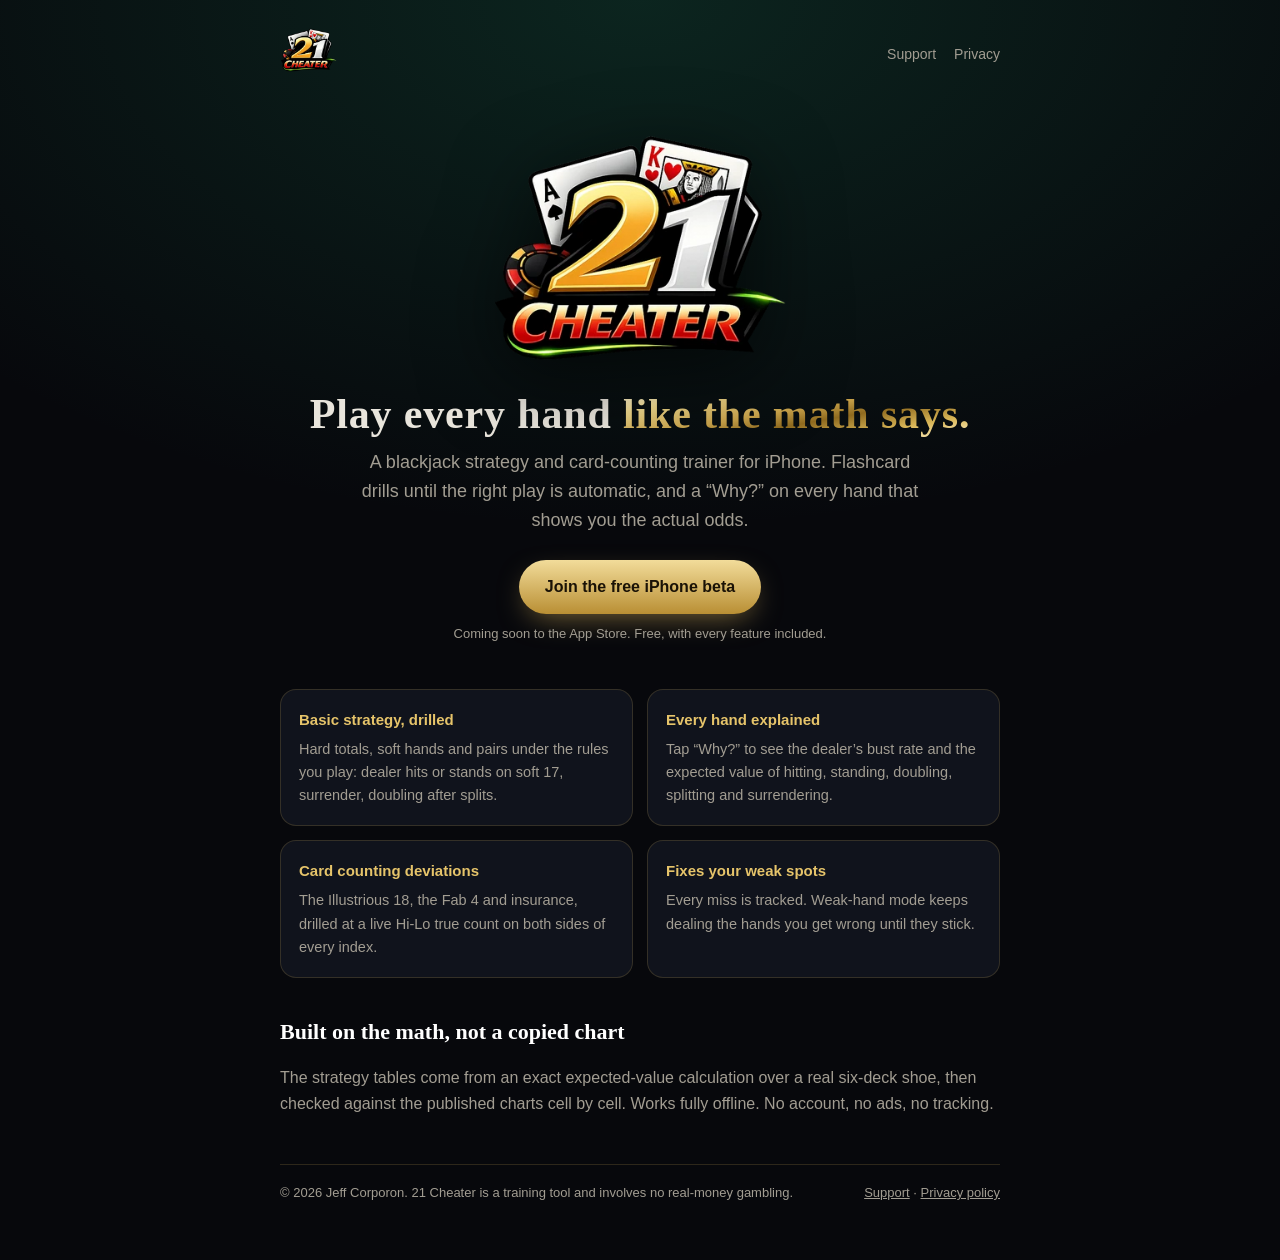
<file: index.html>
<!doctype html>
<html lang="en">
<head>
<meta charset="utf-8">
<meta name="viewport" content="width=device-width, initial-scale=1">
<title>21 Cheater — Blackjack strategy & card counting trainer</title>
<meta name="description" content="21 Cheater drills blackjack basic strategy and Hi-Lo card counting with flashcards, and explains every hand with the real math.">
<meta property="og:title" content="21 Cheater — Blackjack strategy trainer">
<meta property="og:description" content="Drill basic strategy and card-counting deviations. Every hand explained with real odds.">
<meta property="og:image" content="https://21cheater.com/logo.webp">
<link rel="icon" href="favicon.png">
<link rel="stylesheet" href="style.css">
</head>
<body>
<div class="wrap">
  <header class="top">
    <a href="/"><img src="logo.webp" alt="21 Cheater"></a>
    <nav><a href="support.html">Support</a><a href="privacy.html">Privacy</a></nav>
  </header>

  <section class="hero">
    <img src="logo.webp" alt="21 Cheater logo">
    <h1>Play every hand <span class="g">like the math says.</span></h1>
    <p class="lead">A blackjack strategy and card-counting trainer for iPhone. Flashcard drills until the right play is automatic, and a “Why?” on every hand that shows you the actual odds.</p>
    <a class="cta" href="https://testflight.apple.com/join/gJ2Scrsj">Join the free iPhone beta</a>
    <span class="note">Coming soon to the App Store. Free, with every feature included.</span>
  </section>

  <div class="grid">
    <div class="card"><b>Basic strategy, drilled</b><p>Hard totals, soft hands and pairs under the rules you play: dealer hits or stands on soft 17, surrender, doubling after splits.</p></div>
    <div class="card"><b>Every hand explained</b><p>Tap “Why?” to see the dealer’s bust rate and the expected value of hitting, standing, doubling, splitting and surrendering.</p></div>
    <div class="card"><b>Card counting deviations</b><p>The Illustrious 18, the Fab 4 and insurance, drilled at a live Hi-Lo true count on both sides of every index.</p></div>
    <div class="card"><b>Fixes your weak spots</b><p>Every miss is tracked. Weak-hand mode keeps dealing the hands you get wrong until they stick.</p></div>
  </div>

  <h2>Built on the math, not a copied chart</h2>
  <p style="color:var(--mid)">The strategy tables come from an exact expected-value calculation over a real six-deck shoe, then checked against the published charts cell by cell. Works fully offline. No account, no ads, no tracking.</p>

  <footer>
    <span>© 2026 Jeff Corporon. 21 Cheater is a training tool and involves no real-money gambling.</span>
    <span><a href="support.html">Support</a> · <a href="privacy.html">Privacy policy</a></span>
  </footer>
</div>
</body>
</html>
</file>
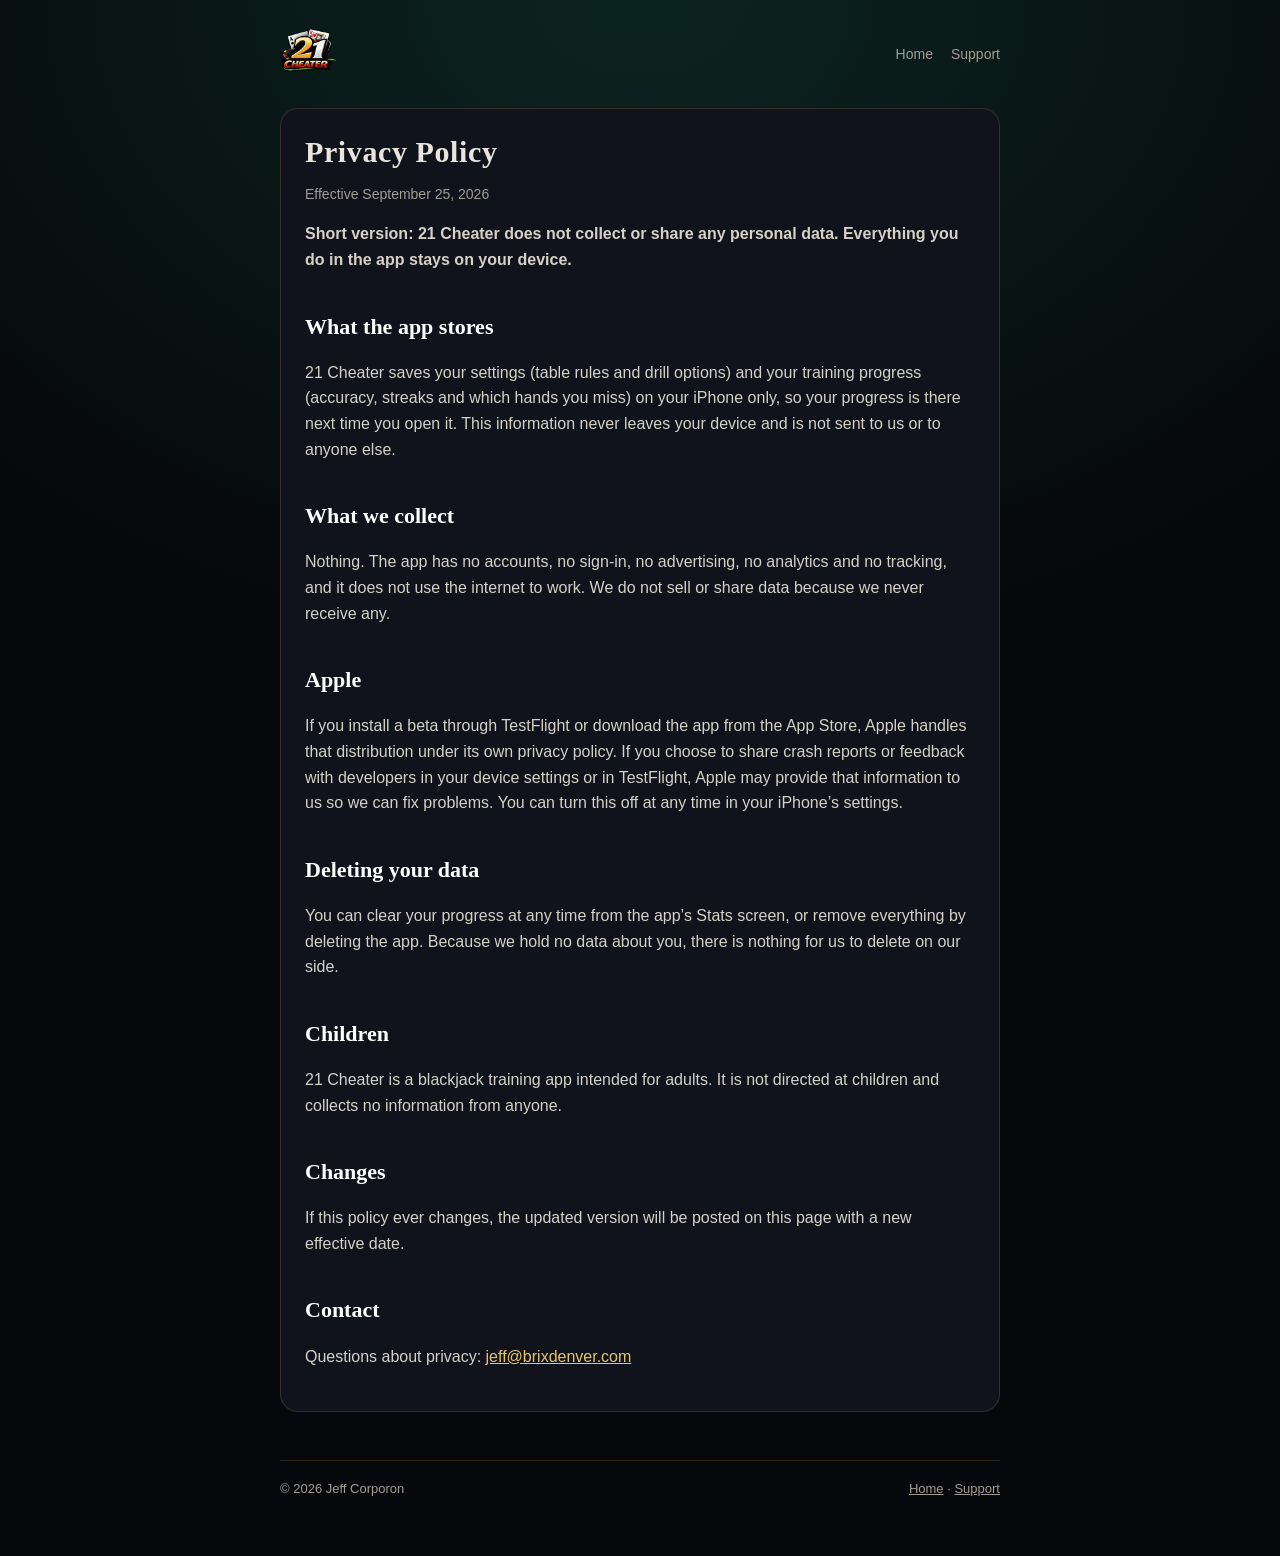
<file: privacy.html>
<!doctype html>
<html lang="en">
<head>
<meta charset="utf-8">
<meta name="viewport" content="width=device-width, initial-scale=1">
<title>Privacy Policy — 21 Cheater</title>
<link rel="icon" href="favicon.png">
<link rel="stylesheet" href="style.css">
</head>
<body>
<div class="wrap">
  <header class="top">
    <a href="/"><img src="logo.webp" alt="21 Cheater"></a>
    <nav><a href="/">Home</a><a href="support.html">Support</a></nav>
  </header>
  <article class="doc">
    <h1>Privacy Policy</h1>
    <p class="muted">Effective September 25, 2026</p>

    <p><strong>Short version: 21 Cheater does not collect or share any personal data. Everything you do in the app stays on your device.</strong></p>

    <h2>What the app stores</h2>
    <p>21 Cheater saves your settings (table rules and drill options) and your training progress (accuracy, streaks and which hands you miss) on your iPhone only, so your progress is there next time you open it. This information never leaves your device and is not sent to us or to anyone else.</p>

    <h2>What we collect</h2>
    <p>Nothing. The app has no accounts, no sign-in, no advertising, no analytics and no tracking, and it does not use the internet to work. We do not sell or share data because we never receive any.</p>

    <h2>Apple</h2>
    <p>If you install a beta through TestFlight or download the app from the App Store, Apple handles that distribution under its own privacy policy. If you choose to share crash reports or feedback with developers in your device settings or in TestFlight, Apple may provide that information to us so we can fix problems. You can turn this off at any time in your iPhone’s settings.</p>

    <h2>Deleting your data</h2>
    <p>You can clear your progress at any time from the app’s Stats screen, or remove everything by deleting the app. Because we hold no data about you, there is nothing for us to delete on our side.</p>

    <h2>Children</h2>
    <p>21 Cheater is a blackjack training app intended for adults. It is not directed at children and collects no information from anyone.</p>

    <h2>Changes</h2>
    <p>If this policy ever changes, the updated version will be posted on this page with a new effective date.</p>

    <h2>Contact</h2>
    <p>Questions about privacy: <a href="mailto:jeff@brixdenver.com">jeff@brixdenver.com</a></p>
  </article>
  <footer>
    <span>© 2026 Jeff Corporon</span>
    <span><a href="/">Home</a> · <a href="support.html">Support</a></span>
  </footer>
</div>
</body>
</html>
</file>
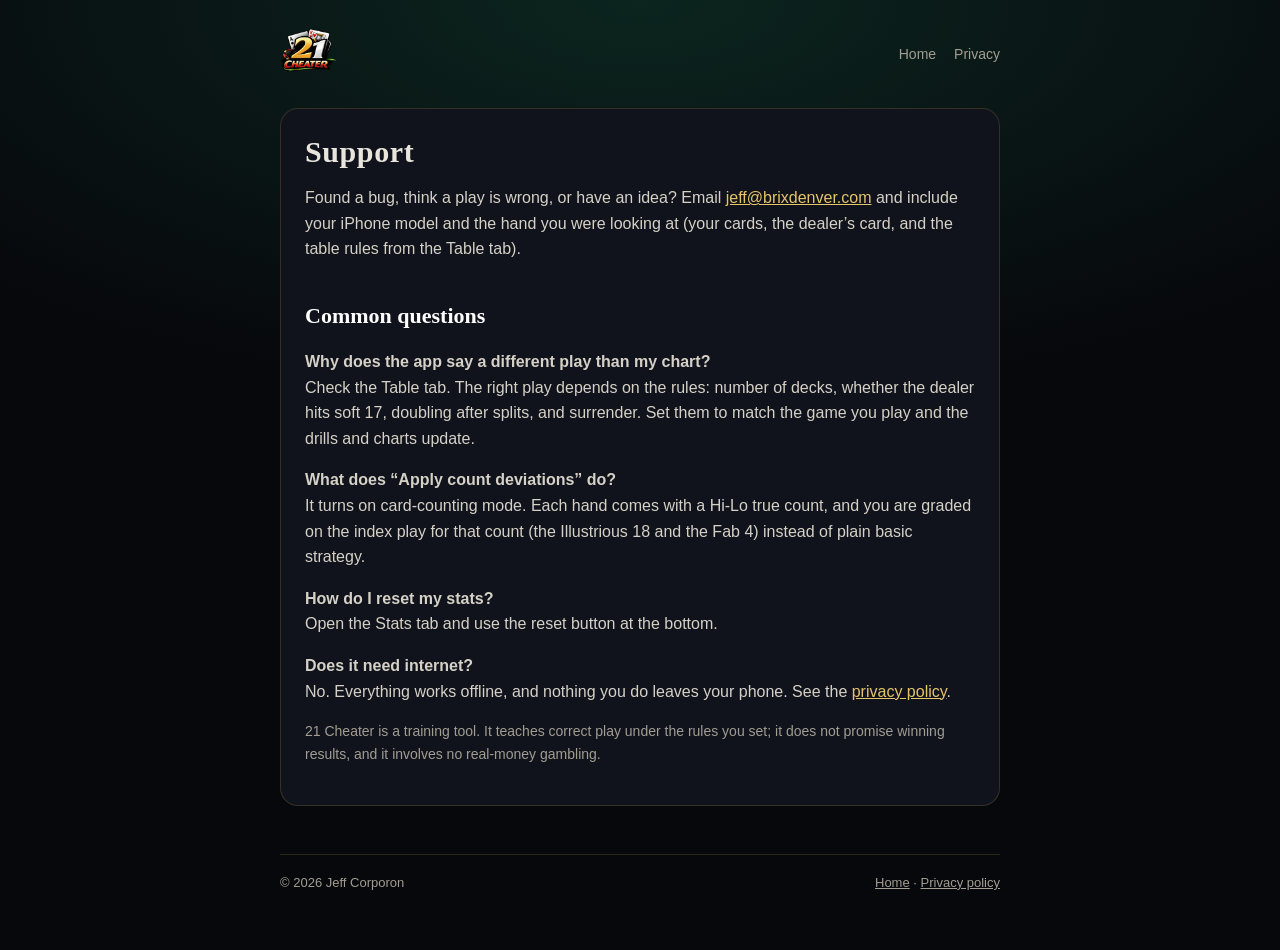
<file: support.html>
<!doctype html>
<html lang="en">
<head>
<meta charset="utf-8">
<meta name="viewport" content="width=device-width, initial-scale=1">
<title>Support — 21 Cheater</title>
<link rel="icon" href="favicon.png">
<link rel="stylesheet" href="style.css">
</head>
<body>
<div class="wrap">
  <header class="top">
    <a href="/"><img src="logo.webp" alt="21 Cheater"></a>
    <nav><a href="/">Home</a><a href="privacy.html">Privacy</a></nav>
  </header>
  <article class="doc">
    <h1>Support</h1>
    <p>Found a bug, think a play is wrong, or have an idea? Email <a href="mailto:jeff@brixdenver.com?subject=21%20Cheater%20support">jeff@brixdenver.com</a> and include your iPhone model and the hand you were looking at (your cards, the dealer’s card, and the table rules from the Table tab).</p>

    <h2>Common questions</h2>
    <p><strong>Why does the app say a different play than my chart?</strong><br>Check the Table tab. The right play depends on the rules: number of decks, whether the dealer hits soft 17, doubling after splits, and surrender. Set them to match the game you play and the drills and charts update.</p>
    <p><strong>What does “Apply count deviations” do?</strong><br>It turns on card-counting mode. Each hand comes with a Hi-Lo true count, and you are graded on the index play for that count (the Illustrious 18 and the Fab 4) instead of plain basic strategy.</p>
    <p><strong>How do I reset my stats?</strong><br>Open the Stats tab and use the reset button at the bottom.</p>
    <p><strong>Does it need internet?</strong><br>No. Everything works offline, and nothing you do leaves your phone. See the <a href="privacy.html">privacy policy</a>.</p>

    <p class="muted">21 Cheater is a training tool. It teaches correct play under the rules you set; it does not promise winning results, and it involves no real-money gambling.</p>
  </article>
  <footer>
    <span>© 2026 Jeff Corporon</span>
    <span><a href="/">Home</a> · <a href="privacy.html">Privacy policy</a></span>
  </footer>
</div>
</body>
</html>
</file>
<file: style.css>
:root{--bg:#07080c;--panel:#10131c;--line:rgba(214,176,90,.18);--gold:#e6c46a;--gold2:#b98f34;--text:#e9e5dc;--mid:#a29d92;--red:#e02236;--felt:#0d5f42}
*{box-sizing:border-box}html,body{margin:0}
body{background:radial-gradient(120% 70% at 50% 0%,rgba(28,139,98,.22),rgba(7,8,12,0) 60%),var(--bg);color:var(--text);font:16px/1.6 -apple-system,BlinkMacSystemFont,"Segoe UI",Roboto,Helvetica,Arial,sans-serif;-webkit-font-smoothing:antialiased;min-height:100vh}
a{color:var(--gold)}a:hover{color:#fff2c9}
.wrap{max-width:760px;margin:0 auto;padding:28px 20px 56px}
header.top{display:flex;align-items:center;justify-content:space-between;gap:12px;margin-bottom:28px}
header.top img{height:44px;width:auto}
nav a{margin-left:18px;text-decoration:none;font-size:14px;color:var(--mid)}nav a:hover{color:var(--gold)}
.hero{text-align:center;padding:24px 0 8px}
.hero img{width:min(300px,78vw);height:auto;filter:drop-shadow(0 18px 40px rgba(0,0,0,.6))}
h1{font-family:Georgia,"Times New Roman",serif;font-weight:700;letter-spacing:.02em;line-height:1.15;font-size:clamp(28px,6vw,42px);margin:18px 0 10px}
h1 .g{background:linear-gradient(170deg,#fff7dc,#f0d98d 20%,#c8a24a 45%,#8f6a1f 60%,#d9b657 80%,#fff2c9);-webkit-background-clip:text;background-clip:text;color:transparent}
h2{font-family:Georgia,"Times New Roman",serif;font-size:22px;margin:36px 0 10px;color:#fff}
.lead{color:var(--mid);font-size:18px;max-width:560px;margin:0 auto}
.cta{display:inline-block;margin-top:26px;padding:14px 26px;border-radius:999px;background:linear-gradient(180deg,#f2dc9a,#b98f34);color:#1a1206;font-weight:700;text-decoration:none;box-shadow:0 10px 30px -10px rgba(226,186,96,.6)}
.cta:hover{color:#1a1206;filter:brightness(1.06)}
.note{display:block;margin-top:10px;font-size:13px;color:var(--mid)}
.grid{display:grid;grid-template-columns:repeat(2,1fr);gap:14px;margin-top:36px}@media (max-width:600px){.grid{grid-template-columns:1fr}}
.card{background:var(--panel);border:1px solid var(--line);border-radius:16px;padding:18px}
.card b{display:block;color:var(--gold);margin-bottom:6px;font-size:15px}
.card p{margin:0;color:var(--mid);font-size:14.5px}
.doc{background:var(--panel);border:1px solid var(--line);border-radius:18px;padding:26px 24px}
.doc h1{font-size:30px;margin-top:0}
.doc p,.doc li{color:#d6d1c6}.doc .muted{color:var(--mid);font-size:14px}
footer{margin-top:48px;padding-top:18px;border-top:1px solid var(--line);color:var(--mid);font-size:13px;display:flex;flex-wrap:wrap;gap:8px 18px;justify-content:space-between}
footer a{color:var(--mid)}
</file>
